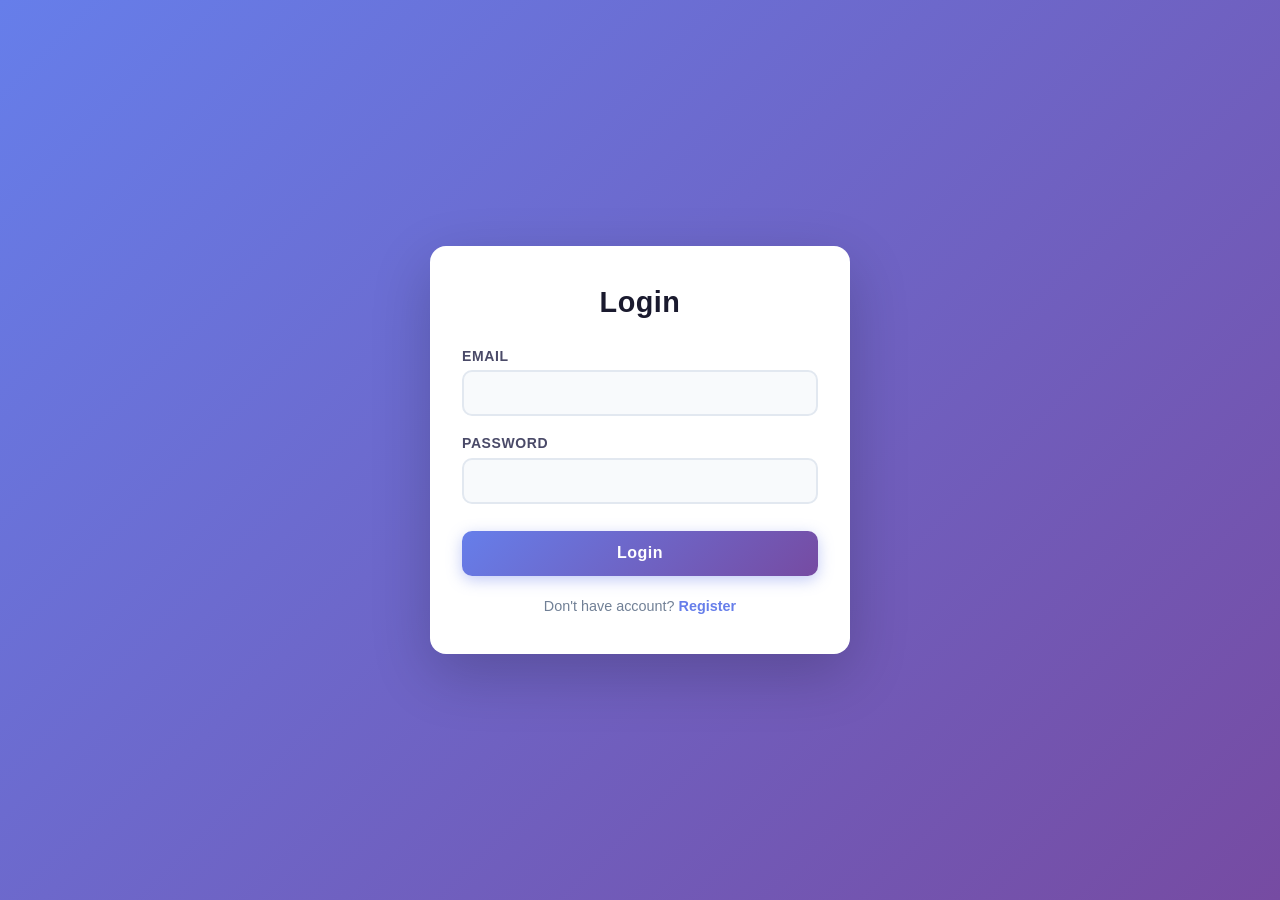
<file: frontend/dashboard.html>
<!DOCTYPE html>
<html lang="en">
<head>
    <meta charset="UTF-8">
    <meta name="viewport" content="width=device-width, initial-scale=1.0">
    <title>Dashboard</title>
    <link rel="stylesheet" href="css/dashboard.css">
</head>
<body>

<nav class="navbar">
    <h2>⚡ Team Task Manager</h2>
    <div class="nav-links">
        <a href="projects.html">Projects</a>
        <a href="tasks.html">Tasks</a>
        <a href="members.html">Members</a>
        <a href="profile.html">Profile</a>
        <button onclick="logout()">Logout</button>
    </div>
    <button class="hamburger" onclick="toggleMenu()">☰</button>
</nav>

<section class="dashboard">

    <div class="welcome-banner">
        <div>
            <h1 id="welcomeMsg">Welcome 👋</h1>
            <p id="welcomeSub">Here's your task overview for today.</p>
        </div>
        <span class="date" id="todayDate"></span>
    </div>

    <h2 class="section-title">Overview</h2>
    <div class="cards">
        <div class="card">
            <div class="card-icon" style="background:#ede9fe;">📁</div>
            <div class="card-info">
                <h3>Total Projects</h3>
                <p id="totalProjects">0</p>
            </div>
        </div>
        <div class="card">
            <div class="card-icon" style="background:#dbeafe;">📋</div>
            <div class="card-info">
                <h3>Total Tasks</h3>
                <p id="totalTasks">0</p>
            </div>
        </div>
        <div class="card">
            <div class="card-icon" style="background:#fef9c3;">⏳</div>
            <div class="card-info">
                <h3>Pending</h3>
                <p id="pendingTasks">0</p>
            </div>
        </div>
        <div class="card">
            <div class="card-icon" style="background:#dcfce7;">🔄</div>
            <div class="card-info">
                <h3>In Progress</h3>
                <p id="inProgressTasks">0</p>
            </div>
        </div>
        <div class="card">
            <div class="card-icon" style="background:#d1fae5;">✅</div>
            <div class="card-info">
                <h3>Completed</h3>
                <p id="completedTasks">0</p>
            </div>
        </div>
        <div class="card overdue">
            <div class="card-icon" style="background:#fee2e2;">🔥</div>
            <div class="card-info">
                <h3>Overdue</h3>
                <p id="overdueTasks">0</p>
            </div>
        </div>
    </div>

</section>

<script src="js/config.js"></script>
<script src="js/utils.js"></script>
<script src="js/api.js"></script>
<script src="js/logout.js"></script>
<script src="js/dashboard.js"></script>
<script>
    function toggleMenu() {
        document.querySelector('.nav-links').classList.toggle('open');
    }

    const date = new Date();
    document.getElementById('todayDate').textContent = date.toLocaleDateString('en-IN', {
        weekday: 'long', year: 'numeric', month: 'long', day: 'numeric'
    });
</script>

</body>
</html>
</file>
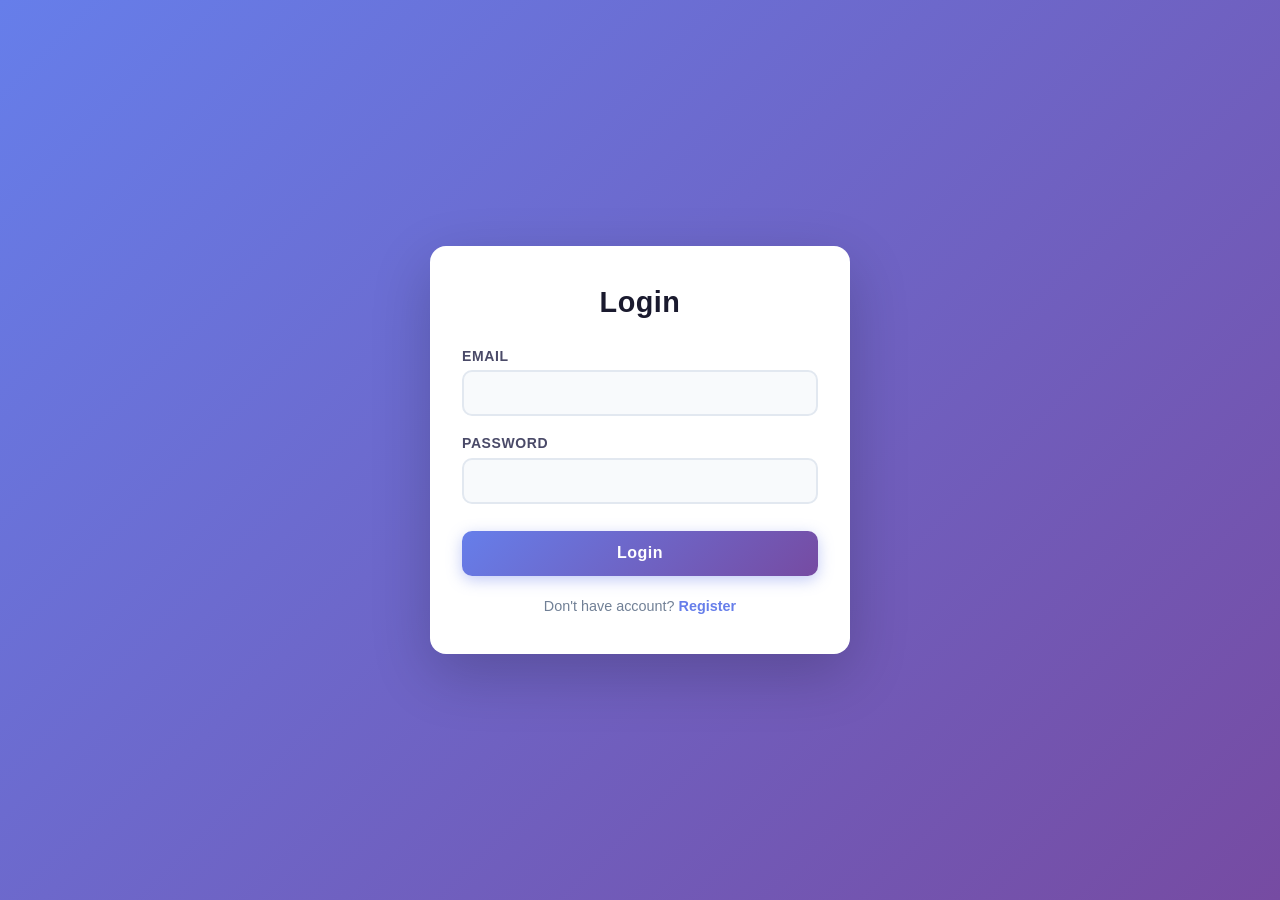
<file: frontend/login.html>
<!DOCTYPE html>
<html lang="en">
<head>
    <meta charset="UTF-8">
    <meta name="viewport" content="width=device-width, initial-scale=1.0">
    <title>Login</title>

    <link rel="stylesheet" href="css/login.css">
</head>
<body>

<div class="auth-container">

    <div class="auth-box">
        <h2>Login</h2>

        <form onsubmit="loginUser(event)">

            <div class="form-group">
                <label>Email</label>
                <input
                    type="email"
                    id="email"
                    required
                >
            </div>

            <div class="form-group">
                <label>Password</label>
                <input
                    type="password"
                    id="password"
                    required
                >
            </div>

            <button type="submit">
                Login
            </button>

        </form>

        <p>
            Don't have account?
            <a href="register.html">Register</a>
        </p>
    </div>

</div>

<script src="js/config.js"></script>
<script src="js/utils.js"></script>
<script src="js/api.js"></script>
<script src="js/auth.js"></script>

</body>
</html>
</file>
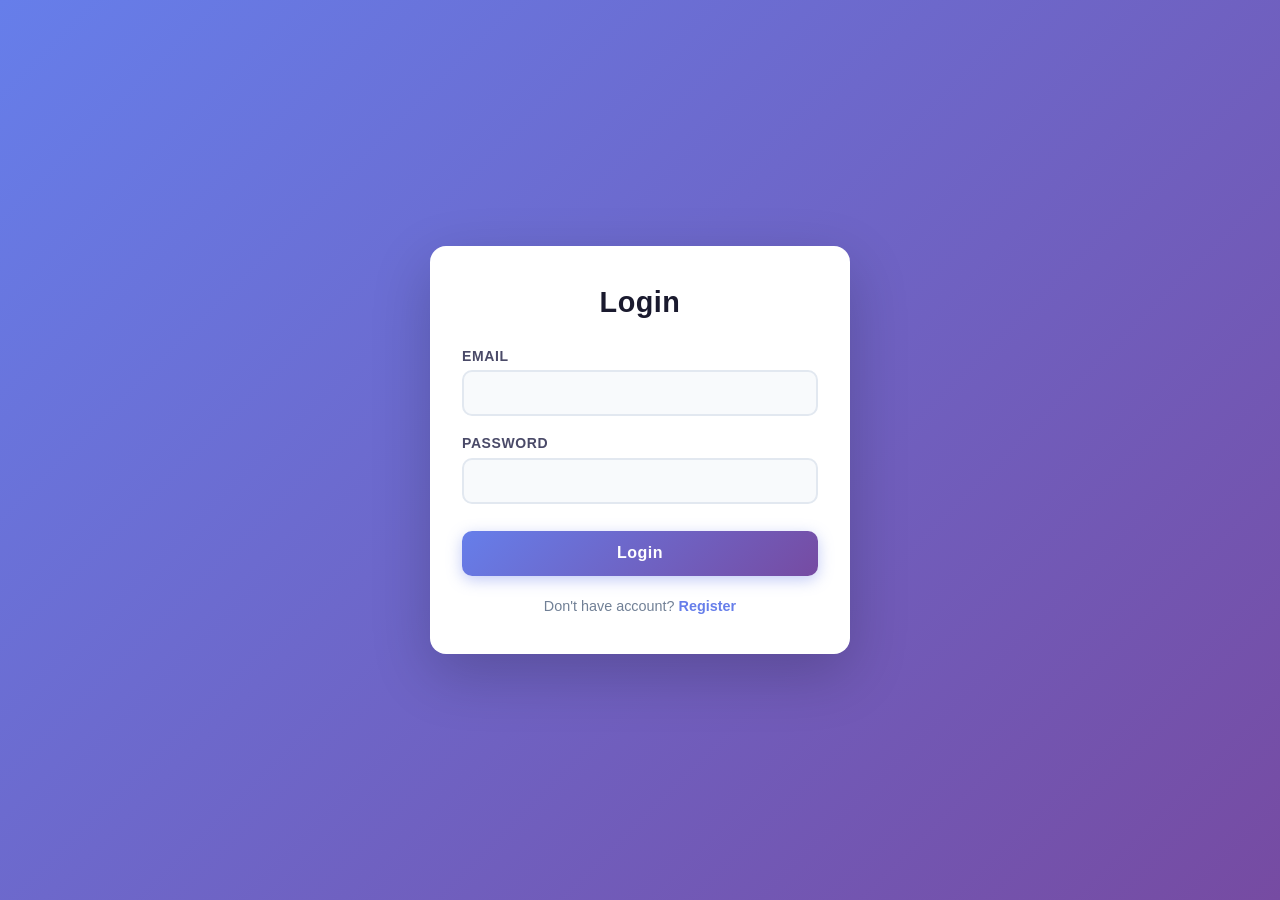
<file: frontend/member-report.html>
<!DOCTYPE html>
<html lang="en">
<head>
    <meta charset="UTF-8">
    <meta name="viewport" content="width=device-width, initial-scale=1.0">
    <title>Member Report</title>
<link rel="stylesheet" href="css/member-report.css">
</head>
<body>

<nav class="navbar">
    <h2>Team Task Manager</h2>

    <div>
        <a href="dashboard.html">Dashboard</a>
        <a href="projects.html">Projects</a>
        <a href="tasks.html">Tasks</a>
        <a href="members.html">Members</a>
        <a href="profile.html">Profile</a>
        <button onclick="logout()">Logout</button>
    </div>
</nav>

<section style="padding:40px">

    <div class="card" style="
        padding:30px;
        border-radius:20px;
        background:white;
        box-shadow:0 10px 25px rgba(0,0,0,.08);
        margin-bottom:30px;
    ">
        <h1 id="name">Loading...</h1>
        <p id="email"></p>

        <br>

        <span id="role" style="
            background:#2563eb;
            color:white;
            padding:8px 18px;
            border-radius:30px;
            font-weight:600;
        ">
        </span>

        <span id="badge" style="
            margin-left:15px;
            background:#16a34a;
            color:white;
            padding:8px 18px;
            border-radius:30px;
            font-weight:600;
        ">
        </span>
    </div>

    <div class="stats-grid">

        <div class="stat-card">
            <h3>Projects</h3>
            <h1 id="projects">0</h1>
        </div>

        <div class="stat-card">
            <h3>Assigned</h3>
            <h1 id="assigned">0</h1>
        </div>

        <div class="stat-card">
            <h3>Completed</h3>
            <h1 id="completed">0</h1>
        </div>

        <div class="stat-card">
            <h3>Pending</h3>
            <h1 id="pending">0</h1>
        </div>

        <div class="stat-card">
            <h3>In Progress</h3>
            <h1 id="progress">0</h1>
        </div>

        <div class="stat-card">
            <h3>Overdue</h3>
            <h1 id="overdue">0</h1>
        </div>

    </div>

    <div class="card" style="
        margin-top:30px;
        padding:30px;
        background:white;
        border-radius:20px;
        box-shadow:0 10px 25px rgba(0,0,0,.08);
    ">
        <h2>Completion Rate</h2>
        <br>

        <div style="
            width:100%;
            height:25px;
            background:#eee;
            border-radius:30px;
            overflow:hidden;
        ">
            <div id="progressBar" style="
                width:0%;
                height:100%;
                background:linear-gradient(90deg,#2563eb,#16a34a);
            "></div>
        </div>

        <br>

        <h2 id="rate">0%</h2>
        <br>

        <h2>
            Efficiency Score:
            <span id="efficiency">0</span>/100
        </h2>
    </div>

</section>

<script src="js/config.js"></script>
<script src="js/utils.js"></script>
<script src="js/api.js"></script>
<script src="js/logout.js"></script>
<script src="js/member-report.js"></script>

</body>
</html>
</file>
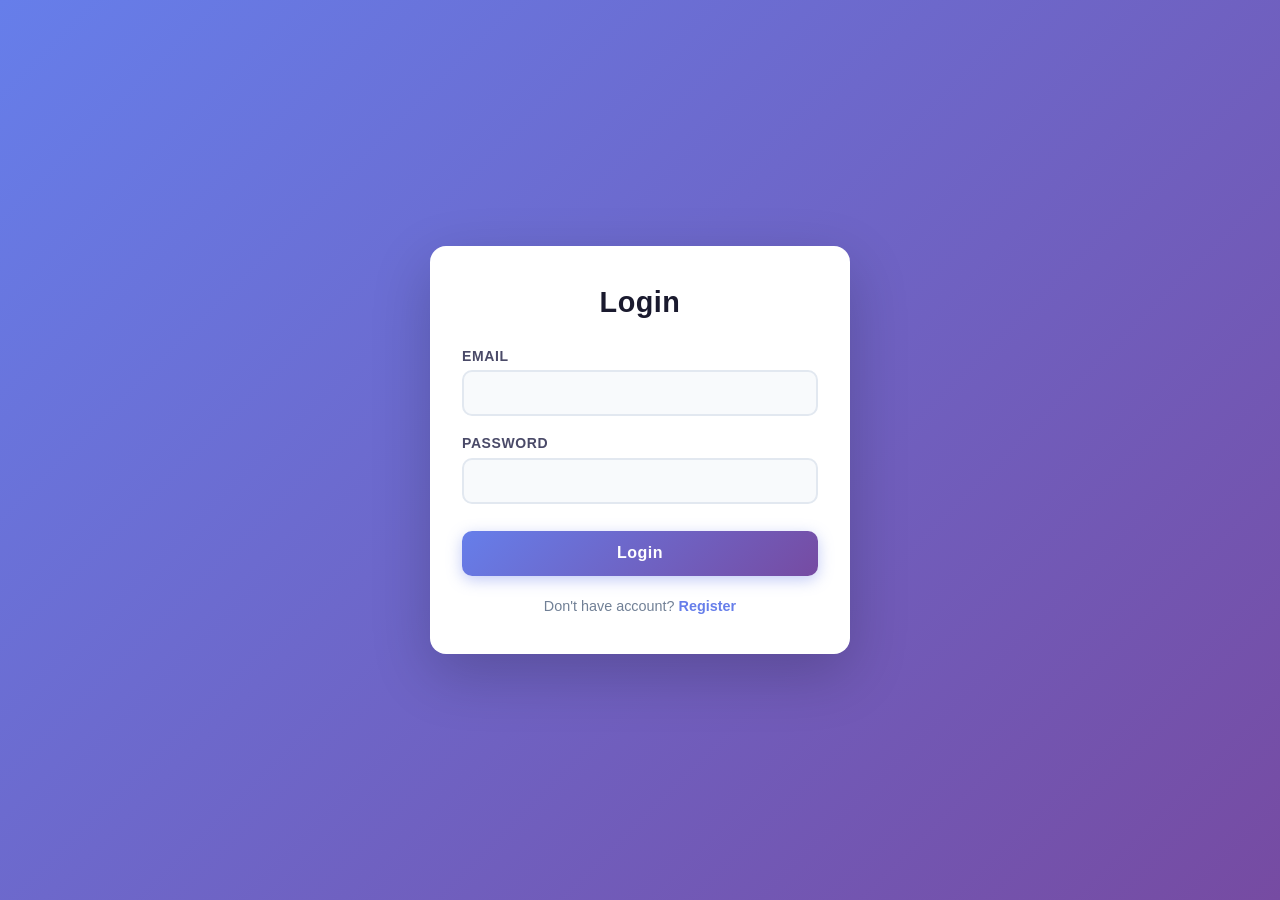
<file: frontend/members.html>
<!DOCTYPE html>
<html lang="en">
<head>
    <meta charset="UTF-8">
    <meta name="viewport" content="width=device-width, initial-scale=1.0">
    <title>Team Members</title>
    <link rel="stylesheet" href="css/members.css">

</head>
<body>

<nav class="navbar">
    <h2>Team Task Manager</h2>

    <div>
        <a href="dashboard.html">Dashboard</a>
        <a href="projects.html">Projects</a>
        <a href="tasks.html">Tasks</a>
        <a href="profile.html">Profile</a>
        <button onclick="logout()">Logout</button>
    </div>
</nav>

<section class="project-page">

    <div class="top-bar">
        <h1>Team Management</h1>
    </div>

    <div class="modal-box" style="max-width:700px;margin:auto;">
        <form onsubmit="addMember(event)">

            <select id="projectSelect" required>
                <option value="">Select Project</option>
            </select>

            <select id="userSelect" required>
                <option value="">Select Member</option>
            </select>

            <button type="submit">
                Add Member
            </button>
        </form>

        <button
            style="margin-top:10px"
            onclick="loadProjectMembers()"
        >
            View Members
        </button>

        <div id="memberList" style="margin-top:30px;"></div>

        <hr style="margin:40px 0;">

        <h2>All Users</h2>
        <br>

        <div id="allUsers" class="project-grid"></div>

    </div>

</section>

<script src="js/config.js"></script>
<script src="js/utils.js"></script>
<script src="js/api.js"></script>
<script src="js/logout.js"></script>
<script src="js/members.js"></script>

</body>
</html>
</file>
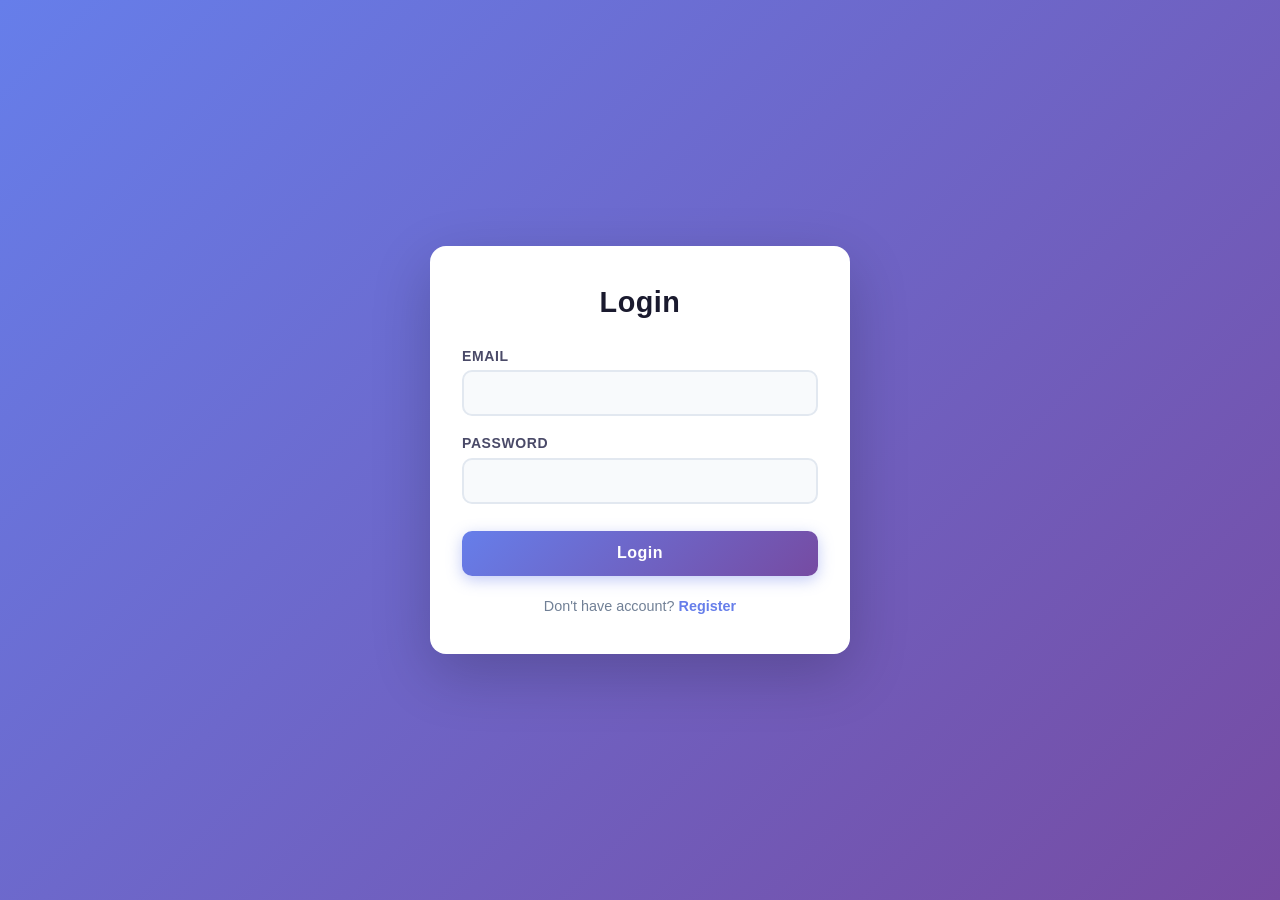
<file: frontend/profile.html>
<!DOCTYPE html>
<html lang="en">
<head>
    <meta charset="UTF-8">
    <meta name="viewport" content="width=device-width, initial-scale=1.0">
    <title>Profile</title>

<link rel="stylesheet" href="css/profile.css">
</head>
<body>

<nav class="navbar">
    <h2>Team Task Manager</h2>

    <div>
        <a href="dashboard.html">Dashboard</a>
        <a href="projects.html">Projects</a>
        <a href="tasks.html">Tasks</a>
        <a href="members.html">Members</a>
        <button onclick="logout()">Logout</button>
    </div>
</nav>

<section class="profile-section">
    <div class="profile-card">

        <div class="profile-avatar" id="avatarInitials">--</div>

        <h1>My Profile</h1>
        <div class="profile-divider"></div>

        <h2 id="name">-</h2>
        <p id="email">-</p>

        <div class="profile-role">
            <h3>Role:</h3>
            <span id="role">-</span>
        </div>

    </div>
</section>


<script src="js/config.js"></script>
<script src="js/utils.js"></script>
<script src="js/logout.js"></script>
<script src="js/profile.js"></script>

</body>
</html>
</file>
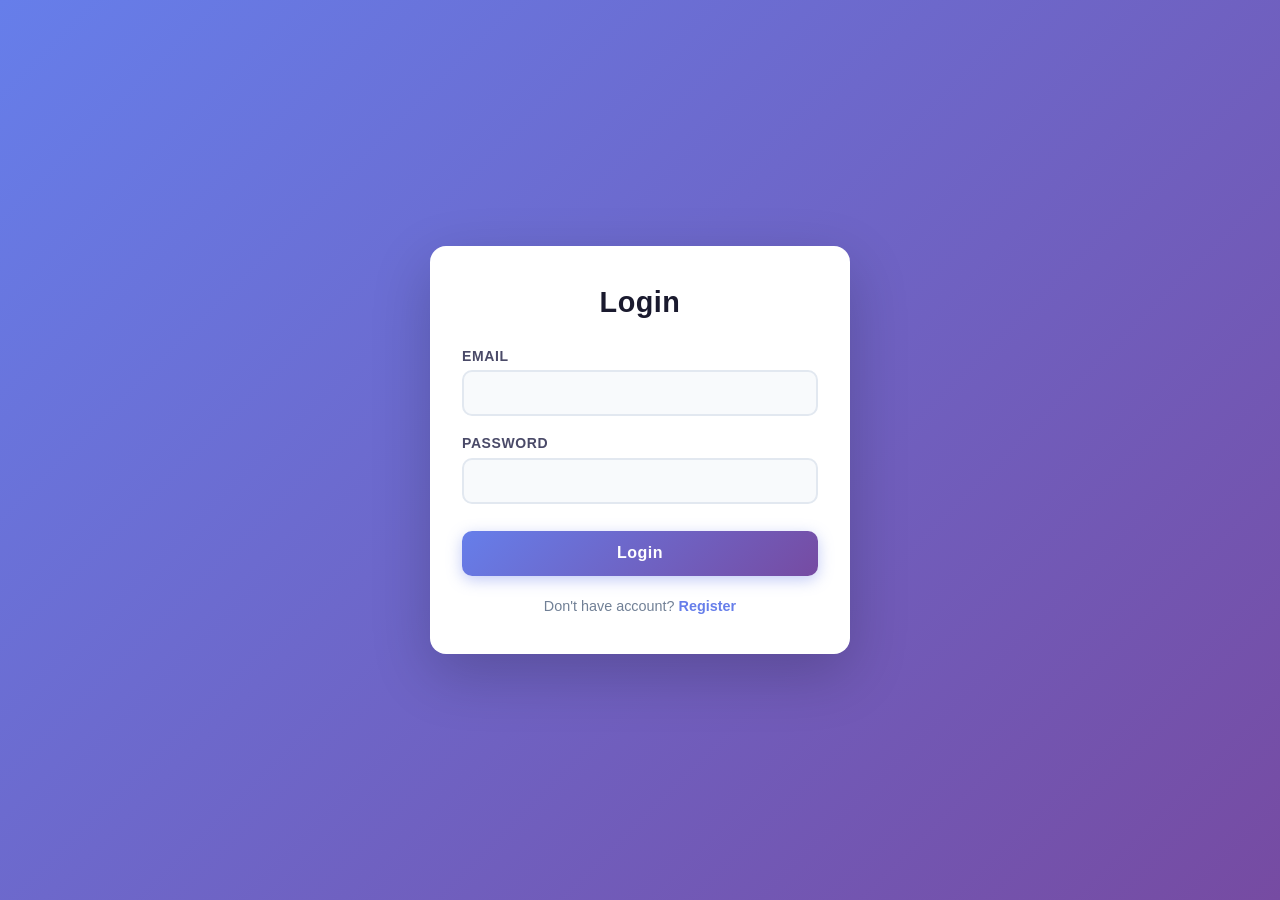
<file: frontend/projects.html>
<!DOCTYPE html>
<html lang="en">
<head>
    <meta charset="UTF-8">
    <meta name="viewport" content="width=device-width, initial-scale=1.0">
    <title>Project Command Center</title>
    <link rel="stylesheet" href="css/project.css">
</head>
<body>

<nav class="navbar">
    <h2>Team Task Manager</h2>

    <div>
        <a href="dashboard.html">Dashboard</a>
        <a href="tasks.html">Tasks</a>
        <a href="members.html">Members</a>
        <a href="profile.html">Profile</a>
        <button onclick="logout()">Logout</button>
    </div>
</nav>

<section class="project-layout">

    <!-- Left Panel -->
    <aside id="projectPanel" class="project-panel">
        <h2>Create Project</h2>

        <form onsubmit="createProject(event)">

    <input type="text"
           id="name"
           placeholder="Project Name"
           required>

    <textarea id="description"
              placeholder="Description"></textarea>

    <select id="priority" required>
        <option value="" disabled selected>Select Priority</option>
        <option value="LOW">LOW</option>
        <option value="MEDIUM">MEDIUM</option>
        <option value="HIGH">HIGH</option>
    </select>

    <select id="riskLevel" required>
        <option value="" disabled selected>Select Risk Level</option>
        <option value="LOW">LOW RISK</option>
        <option value="MEDIUM">MEDIUM RISK</option>
        <option value="HIGH">HIGH RISK</option>
    </select>

    <input type="number"
           id="expectedTeamSize"
           placeholder="Expected Team Size">

    <input type="number"
           id="budget"
           placeholder="Budget">

    <input type="date" id="startDate">
    <input type="date" id="deadline">

    <textarea id="notes"
              placeholder="Notes"></textarea>

    <button type="submit">
        Create Project
    </button>

</form>

    </aside>

    <!-- Right Content -->
    <main>

        <div class="stats-grid">
            <div class="stat-card">
                <h3>Total Projects</h3>
                <h1 id="totalProjects">0</h1>
            </div>

            <div class="stat-card">
                <h3>Planning</h3>
                <h1 id="planningProjects">0</h1>
            </div>

            <div class="stat-card">
                <h3>Active</h3>
                <h1 id="activeProjects">0</h1>
            </div>

            <div class="stat-card">
                <h3>Completed</h3>
                <h1 id="completedProjects">0</h1>
            </div>
        </div>

        <div id="projectList" class="project-grid"></div>

    </main>

</section>

<script src="js/config.js"></script>
<script src="js/utils.js"></script>
<script src="js/api.js"></script>
<script src="js/logout.js"></script>
<script src="js/projects.js"></script>

</body>
</html>
</file>
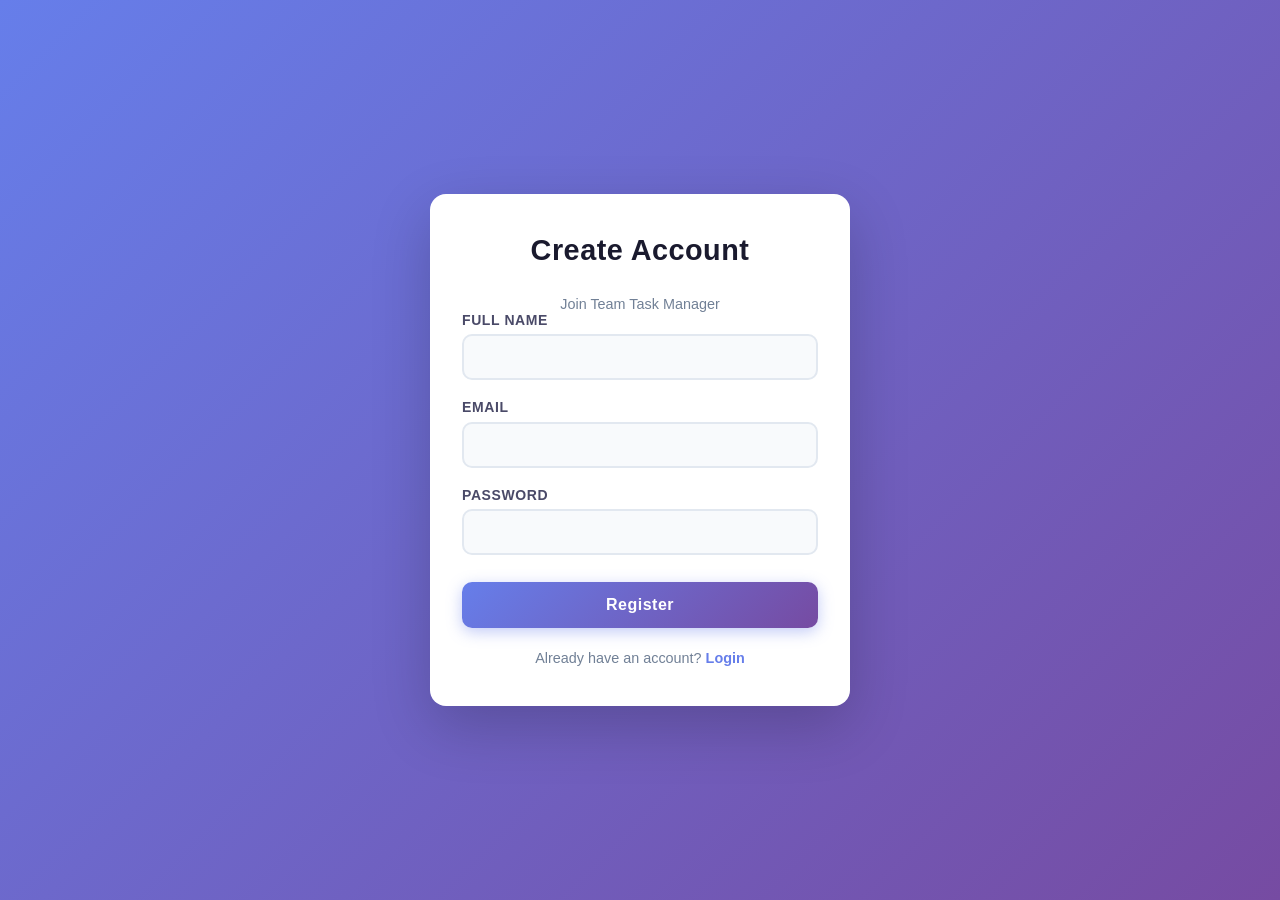
<file: frontend/register.html>
<!DOCTYPE html>
<html lang="en">
<head>
    <meta charset="UTF-8">
    <meta name="viewport" content="width=device-width, initial-scale=1.0">
    <title>Register | Team Task Manager</title>
    <link rel="stylesheet" href="css/login.css">
</head>
<body>

<div class="auth-container">
    <div class="auth-box">
        <h2>Create Account</h2>
        <p class="subtitle">Join Team Task Manager</p>

        <form onsubmit="registerUser(event)">
            <div class="form-group">
                <label>Full Name</label>
                <input type="text" id="name" required>
            </div>

            <div class="form-group">
                <label>Email</label>
                <input type="email" id="email" required>
            </div>

            <div class="form-group">
                <label>Password</label>
                <input type="password" id="password" required>
            </div>

            <button type="submit">Register</button>
        </form>

        <p class="switch-page">
            Already have an account?
            <a href="login.html">Login</a>
        </p>
    </div>
</div>

<script src="js/config.js"></script>
<script src="js/utils.js"></script>
<script src="js/api.js"></script>
<script src="js/auth.js"></script>

</body>
</html>
</file>
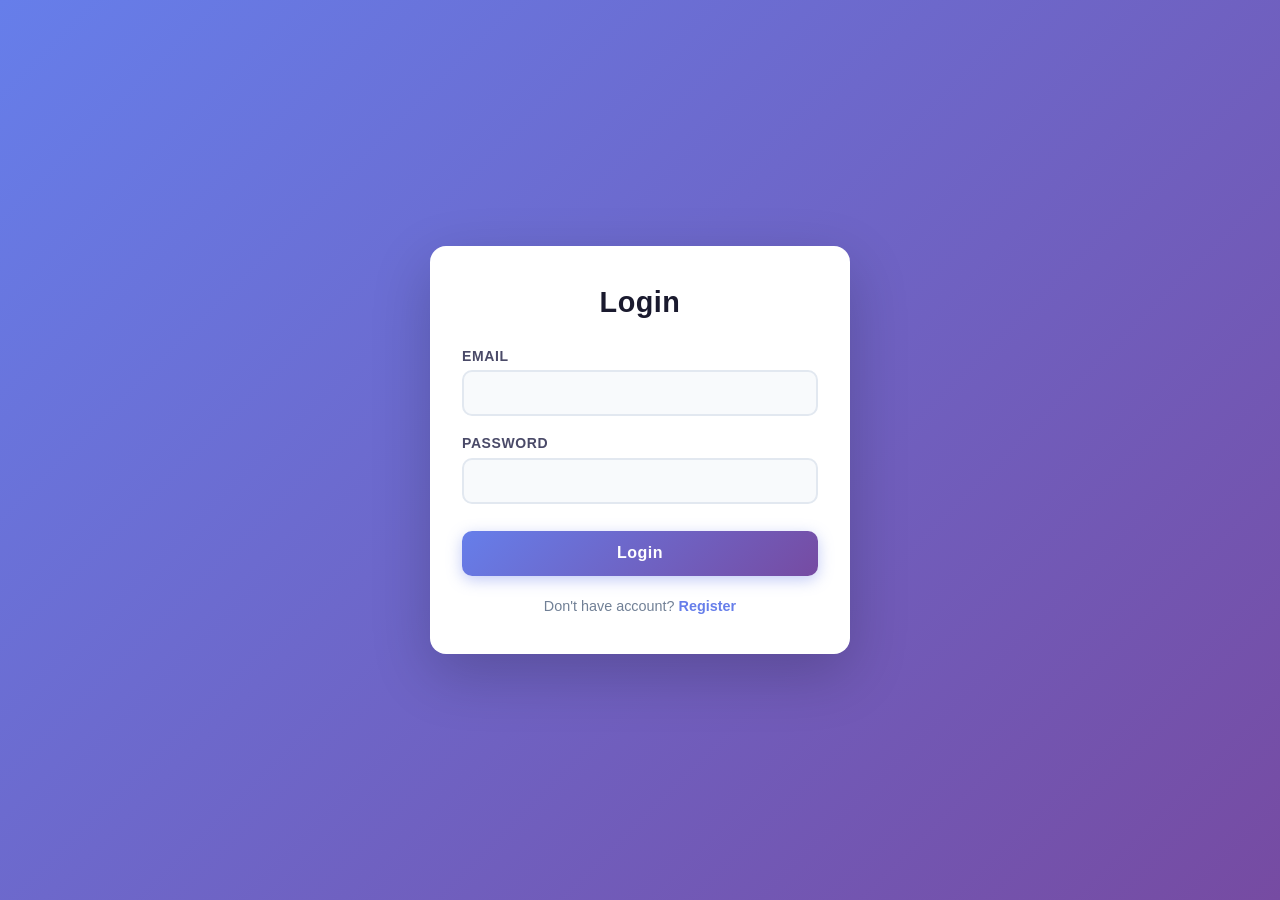
<file: frontend/tasks.html>
<!DOCTYPE html>
<html lang="en">
<head>
    <meta charset="UTF-8">
    <meta name="viewport" content="width=device-width, initial-scale=1.0">
    <title>Task Management</title>
    <link rel="stylesheet" href="css/task.css">
</head>
<body>

<nav class="navbar">
    <h2>Team Task Manager</h2>

    <div>
        <a href="dashboard.html">Dashboard</a>
        <a href="projects.html">Projects</a>
        <a href="members.html">Members</a>
        <a href="profile.html">Profile</a>
        <button onclick="logout()">Logout</button>
    </div>
</nav>

<section class="task-layout">

    <!-- Left Admin Panel -->
    <div id="adminPanel" class="admin-panel">
        <h2>Assign Task</h2>

        <form onsubmit="createTask(event)">
            <input id="title" type="text" placeholder="Task title" required>

            <textarea id="description" placeholder="Description"></textarea>

            <select id="projectId" required></select>

            <select id="assignedUserId" required></select>

            <select id="category" required>
                <option value="">Select Category</option>
                <option value="FRONTEND">Frontend</option>
                <option value="BACKEND">Backend</option>
                <option value="DATABASE">Database</option>
                <option value="TESTING">Testing</option>
                <option value="DESIGN">Design</option>
                <option value="DEVOPS">DevOps</option>
                <option value="DOCUMENTATION">Documentation</option>
            </select>

            <select id="priority">
                <option value="LOW">LOW</option>
                <option value="MEDIUM">MEDIUM</option>
                <option value="HIGH">HIGH</option>
            </select>

            <input id="estimatedHours" type="number" placeholder="Estimated hours">

            <input id="dueDate" type="date">

            <textarea id="notes" placeholder="Notes / instructions"></textarea>

            <button type="submit">Assign Task</button>
        </form>
    </div>

    <!-- Right Content -->
    <div class="task-right">

        <div class="stats-grid">
            <div class="stat-card">
                <h3>Total</h3>
                <h1 id="totalCount">0</h1>
            </div>

            <div class="stat-card">
                <h3>Pending</h3>
                <h1 id="pendingCount">0</h1>
            </div>

            <div class="stat-card">
                <h3>In Progress</h3>
                <h1 id="progressCount">0</h1>
            </div>

            <div class="stat-card">
                <h3>Completed</h3>
                <h1 id="completedCount">0</h1>
            </div>
        </div>

        <div id="taskList" class="task-grid"></div>

    </div>

</section>

<script src="js/config.js"></script>
<script src="js/utils.js"></script>
<script src="js/api.js"></script>
<script src="js/logout.js"></script>
<script src="js/tasks.js"></script>

</body>
</html>
</file>
<file: frontend/css/dashboard.css>
*, *::before, *::after {
  box-sizing: border-box;
  margin: 0;
  padding: 0;
}

body {
  font-family: 'Segoe UI', Tahoma, Geneva, Verdana, sans-serif;
  background: #f1f5f9;
  color: #1e293b;
  min-height: 100vh;
}

/* ── Navbar ── */
.navbar {
  display: flex;
  align-items: center;
  justify-content: space-between;
  padding: 0 2rem;
  height: 64px;
  background: linear-gradient(135deg, #667eea, #764ba2);
  box-shadow: 0 2px 12px rgba(102, 126, 234, 0.35);
  position: sticky;
  top: 0;
  z-index: 100;
}

.navbar h2 {
  color: #fff;
  font-size: 1.2rem;
  font-weight: 700;
  letter-spacing: 0.5px;
}

.nav-links {
  display: flex;
  align-items: center;
  gap: 0.3rem;
}

.nav-links a {
  color: rgba(255,255,255,0.85);
  text-decoration: none;
  font-size: 0.9rem;
  font-weight: 500;
  padding: 0.4rem 0.85rem;
  border-radius: 8px;
  transition: background 0.2s;
}

.nav-links a:hover {
  background: rgba(255,255,255,0.18);
  color: #fff;
}

.navbar button,
.nav-links button {
  background: rgba(255,255,255,0.15);
  color: #fff;
  border: 1px solid rgba(255,255,255,0.3);
  padding: 0.4rem 1rem;
  border-radius: 8px;
  font-size: 0.875rem;
  font-weight: 600;
  cursor: pointer;
  transition: background 0.2s;
  margin-left: 0.4rem;
}

.navbar button:hover,
.nav-links button:hover {
  background: rgba(255,255,255,0.28);
}

.hamburger {
  display: none;
  font-size: 1.4rem;
  background: transparent !important;
  border: none !important;
  margin-left: 0 !important;
  color: #fff;
  cursor: pointer;
}

/* ── Dashboard ── */
.dashboard {
  max-width: 1100px;
  margin: 0 auto;
  padding: 2rem 1.5rem 4rem;
}

/* ── Welcome Banner ── */
.welcome-banner {
  display: flex;
  align-items: center;
  justify-content: space-between;
  flex-wrap: wrap;
  gap: 1rem;
  background: linear-gradient(135deg, #667eea, #764ba2);
  color: #fff;
  padding: 1.8rem 2rem;
  border-radius: 16px;
  margin-bottom: 2rem;
  box-shadow: 0 6px 24px rgba(102, 126, 234, 0.28);
}

.welcome-banner h1 {
  font-size: 1.5rem;
  font-weight: 700;
  margin-bottom: 0.3rem;
}

.welcome-banner p {
  font-size: 0.88rem;
  opacity: 0.85;
}

.welcome-banner .date {
  font-size: 0.82rem;
  background: rgba(255,255,255,0.18);
  padding: 0.45rem 1.1rem;
  border-radius: 20px;
  font-weight: 500;
  white-space: nowrap;
}

/* ── Section Title ── */
.section-title {
  font-size: 0.78rem;
  font-weight: 700;
  color: #64748b;
  text-transform: uppercase;
  letter-spacing: 1px;
  margin-bottom: 1rem;
}

/* ── Stat Cards ── */
.cards {
  display: grid;
  grid-template-columns: repeat(auto-fill, minmax(165px, 1fr));
  gap: 1rem;
}

.card {
  background: #fff;
  border-radius: 14px;
  padding: 1.3rem 1.2rem;
  display: flex;
  align-items: center;
  gap: 1rem;
  box-shadow: 0 1px 8px rgba(0,0,0,0.07);
  border-left: 4px solid #667eea;
  transition: transform 0.2s, box-shadow 0.2s;
}

.card:hover {
  transform: translateY(-3px);
  box-shadow: 0 6px 18px rgba(0,0,0,0.1);
}

.card.overdue {
  border-left-color: #ef4444;
}

.card-icon {
  font-size: 1.4rem;
  width: 44px;
  height: 44px;
  border-radius: 12px;
  display: flex;
  align-items: center;
  justify-content: center;
  flex-shrink: 0;
}

.card-info h3 {
  font-size: 0.7rem;
  font-weight: 600;
  color: #94a3b8;
  text-transform: uppercase;
  letter-spacing: 0.5px;
  margin-bottom: 0.25rem;
}

.card-info p {
  font-size: 2rem;
  font-weight: 800;
  color: #1e293b;
  line-height: 1;
}

.card.overdue .card-info p {
  color: #ef4444;
}

/* ── Responsive ── */
@media (max-width: 768px) {
  .hamburger { display: flex !important; }

  .nav-links {
    display: none;
    flex-direction: column;
    align-items: flex-start;
    position: absolute;
    top: 64px;
    left: 0;
    right: 0;
    background: linear-gradient(135deg, #667eea, #764ba2);
    padding: 1rem 1.5rem;
    gap: 0.5rem;
    box-shadow: 0 8px 20px rgba(0,0,0,0.15);
  }

  .nav-links.open { display: flex; }

  .nav-links a,
  .nav-links button {
    width: 100%;
    padding: 0.6rem 1rem;
    margin-left: 0;
  }

  .cards {
    grid-template-columns: repeat(2, 1fr);
  }

  .welcome-banner h1 { font-size: 1.2rem; }
}

@media (max-width: 420px) {
  .cards { grid-template-columns: 1fr; }
}
</file>
<file: frontend/css/login.css>
/* login.css */

*, *::before, *::after {
  box-sizing: border-box;
  margin: 0;
  padding: 0;
}

body {
  font-family: 'Segoe UI', Tahoma, Geneva, Verdana, sans-serif;
  background: linear-gradient(135deg, #667eea 0%, #764ba2 100%);
  min-height: 100vh;
  display: flex;
  align-items: center;
  justify-content: center;
  padding: 1rem;
}

/* ── Container ── */
.auth-container {
  width: 100%;
  display: flex;
  align-items: center;
  justify-content: center;
}

/* ── Card ── */
.auth-box {
  background: #ffffff;
  border-radius: 16px;
  padding: 2.5rem 2rem;
  width: 100%;
  max-width: 420px;
  box-shadow: 0 20px 60px rgba(0, 0, 0, 0.2);
  animation: fadeInUp 0.4s ease both;
}

.auth-box h2 {
  text-align: center;
  font-size: 1.8rem;
  font-weight: 700;
  color: #1a1a2e;
  margin-bottom: 1.8rem;
  letter-spacing: 0.5px;
}

/* ── Form Groups ── */
.form-group {
  display: flex;
  flex-direction: column;
  gap: 0.4rem;
  margin-bottom: 1.2rem;
}

.form-group label {
  font-size: 0.875rem;
  font-weight: 600;
  color: #4a4a68;
  text-transform: uppercase;
  letter-spacing: 0.6px;
}

.form-group input {
  padding: 0.75rem 1rem;
  border: 2px solid #e2e8f0;
  border-radius: 10px;
  font-size: 1rem;
  color: #1a1a2e;
  background: #f8fafc;
  transition: border-color 0.25s ease, box-shadow 0.25s ease, background 0.25s ease;
  outline: none;
  width: 100%;
}

.form-group input:focus {
  border-color: #667eea;
  background: #ffffff;
  box-shadow: 0 0 0 4px rgba(102, 126, 234, 0.15);
}

.form-group input::placeholder {
  color: #a0aec0;
}

/* ── Submit Button ── */
button[type="submit"] {
  width: 100%;
  padding: 0.85rem;
  margin-top: 0.5rem;
  background: linear-gradient(135deg, #667eea, #764ba2);
  color: #fff;
  font-size: 1rem;
  font-weight: 700;
  letter-spacing: 0.5px;
  border: none;
  border-radius: 10px;
  cursor: pointer;
  transition: opacity 0.2s ease, transform 0.2s ease, box-shadow 0.2s ease;
  box-shadow: 0 4px 15px rgba(102, 126, 234, 0.4);
}

button[type="submit"]:hover {
  opacity: 0.92;
  transform: translateY(-2px);
  box-shadow: 0 6px 20px rgba(102, 126, 234, 0.5);
}

button[type="submit"]:active {
  transform: translateY(0);
  opacity: 1;
}

/* ── Footer Link ── */
.auth-box > p {
  text-align: center;
  margin-top: 1.4rem;
  font-size: 0.9rem;
  color: #718096;
}

.auth-box > p a {
  color: #667eea;
  font-weight: 600;
  text-decoration: none;
  transition: color 0.2s ease;
}

.auth-box > p a:hover {
  color: #764ba2;
  text-decoration: underline;
}

/* ── Animation ── */
@keyframes fadeInUp {
  from {
    opacity: 0;
    transform: translateY(24px);
  }
  to {
    opacity: 1;
    transform: translateY(0);
  }
}

/* ── Responsive ── */
@media (max-width: 480px) {
  .auth-box {
    padding: 2rem 1.25rem;
    border-radius: 12px;
  }

  .auth-box h2 {
    font-size: 1.5rem;
  }

  button[type="submit"] {
    font-size: 0.95rem;
  }
}
</file>
<file: frontend/css/member-report.css>
/* member-report.css */

*, *::before, *::after {
  box-sizing: border-box;
  margin: 0;
  padding: 0;
}

body {
  font-family: 'Segoe UI', Tahoma, Geneva, Verdana, sans-serif;
  background: #f1f5f9;
  color: #1e293b;
  min-height: 100vh;
}

/* ── Navbar ── */
.navbar {
  display: flex;
  align-items: center;
  justify-content: space-between;
  padding: 0 2rem;
  height: 64px;
  background: linear-gradient(135deg, #667eea, #764ba2);
  box-shadow: 0 2px 12px rgba(102, 126, 234, 0.35);
  position: sticky;
  top: 0;
  z-index: 100;
}

.navbar h2 {
  color: #fff;
  font-size: 1.2rem;
  font-weight: 700;
  letter-spacing: 0.5px;
}

.navbar div {
  display: flex;
  align-items: center;
  gap: 0.3rem;
}

.navbar a {
  color: rgba(255,255,255,0.85);
  text-decoration: none;
  font-size: 0.9rem;
  font-weight: 500;
  padding: 0.4rem 0.85rem;
  border-radius: 8px;
  transition: background 0.2s;
}

.navbar a:hover {
  background: rgba(255,255,255,0.18);
  color: #fff;
}

.navbar div button {
  background: rgba(255,255,255,0.15);
  color: #fff;
  border: 1px solid rgba(255,255,255,0.3);
  padding: 0.4rem 1rem;
  border-radius: 8px;
  font-size: 0.875rem;
  font-weight: 600;
  cursor: pointer;
  transition: background 0.2s;
  margin-left: 0.4rem;
}

.navbar div button:hover {
  background: rgba(255,255,255,0.28);
}

/* ── Page Wrapper ── */
section {
  max-width: 1000px;
  margin: 0 auto;
  padding: 2rem 1.5rem 4rem;
}

/* ── Card ── */
.card {
  background: #fff;
  border-radius: 16px;
  padding: 2rem;
  box-shadow: 0 4px 20px rgba(0, 0, 0, 0.07);
  margin-bottom: 1.5rem;
}

/* ── Profile Card ── */
.card #name {
  font-size: 1.8rem;
  font-weight: 800;
  color: #1e293b;
  margin-bottom: 0.3rem;
}

.card #email {
  font-size: 0.9rem;
  color: #64748b;
  margin-bottom: 1.2rem;
}

/* ── Badges ── */
#role,
#badge {
  display: inline-block;
  padding: 0.35rem 1rem;
  border-radius: 30px;
  font-size: 0.8rem;
  font-weight: 700;
  letter-spacing: 0.4px;
  text-transform: uppercase;
}

#role {
  background: #dbeafe;
  color: #2563eb;
}

#badge {
  background: #dcfce7;
  color: #16a34a;
  margin-left: 0.6rem;
}

/* ── Stats Grid ── */
.stats-grid {
  display: grid;
  grid-template-columns: repeat(3, 1fr);
  gap: 1rem;
  margin-bottom: 1.5rem;
}

.stat-card {
  background: #fff;
  border-radius: 14px;
  padding: 1.3rem 1.2rem;
  text-align: center;
  box-shadow: 0 1px 8px rgba(0, 0, 0, 0.07);
  border-top: 4px solid #667eea;
  transition: transform 0.2s, box-shadow 0.2s;
}

.stat-card:nth-child(2) { border-top-color: #a855f7; }
.stat-card:nth-child(3) { border-top-color: #22c55e; }
.stat-card:nth-child(4) { border-top-color: #f59e0b; }
.stat-card:nth-child(5) { border-top-color: #3b82f6; }
.stat-card:nth-child(6) { border-top-color: #ef4444; }

.stat-card:hover {
  transform: translateY(-3px);
  box-shadow: 0 6px 18px rgba(0, 0, 0, 0.1);
}

.stat-card h3 {
  font-size: 0.7rem;
  font-weight: 600;
  color: #94a3b8;
  text-transform: uppercase;
  letter-spacing: 0.6px;
  margin-bottom: 0.5rem;
}

.stat-card h1 {
  font-size: 2.2rem;
  font-weight: 800;
  color: #1e293b;
  line-height: 1;
}

/* ── Completion Rate Card ── */
.card h2 {
  font-size: 1rem;
  font-weight: 700;
  color: #475569;
  margin-bottom: 1rem;
}

/* Progress Bar Track */
.progress-track {
  width: 100%;
  height: 14px;
  background: #e2e8f0;
  border-radius: 30px;
  overflow: hidden;
  margin-bottom: 1rem;
}

#progressBar {
  height: 100%;
  width: 0%;
  background: linear-gradient(90deg, #667eea, #22c55e);
  border-radius: 30px;
  transition: width 0.6s ease;
}

#rate {
  font-size: 2rem;
  font-weight: 800;
  color: #667eea;
  margin-bottom: 0.8rem;
}

.card h2:last-child {
  font-size: 1rem;
  color: #475569;
  font-weight: 600;
}

.card h2:last-child span {
  color: #1e293b;
  font-weight: 800;
}

/* ── Responsive ── */
@media (max-width: 768px) {
  .navbar {
    padding: 0 1rem;
  }

  .navbar a {
    font-size: 0.75rem;
    padding: 0.3rem 0.5rem;
  }

  .stats-grid {
    grid-template-columns: repeat(2, 1fr);
  }

  .card #name {
    font-size: 1.4rem;
  }
}

@media (max-width: 480px) {
  .stats-grid {
    grid-template-columns: 1fr 1fr;
  }

  #role,
  #badge {
    display: block;
    margin: 0.3rem 0;
    text-align: center;
  }
}
</file>
<file: frontend/css/members.css>
/* members.css */

*, *::before, *::after {
  box-sizing: border-box;
  margin: 0;
  padding: 0;
}

body {
  font-family: 'Segoe UI', Tahoma, Geneva, Verdana, sans-serif;
  background: #f1f5f9;
  color: #1e293b;
  min-height: 100vh;
}

/* ── Navbar ── */
.navbar {
  display: flex;
  align-items: center;
  justify-content: space-between;
  padding: 0 2rem;
  height: 64px;
  background: linear-gradient(135deg, #667eea, #764ba2);
  box-shadow: 0 2px 12px rgba(102, 126, 234, 0.35);
  position: sticky;
  top: 0;
  z-index: 100;
}

.navbar h2 {
  color: #fff;
  font-size: 1.2rem;
  font-weight: 700;
  letter-spacing: 0.5px;
}

.navbar div {
  display: flex;
  align-items: center;
  gap: 0.3rem;
}

.navbar a {
  color: rgba(255,255,255,0.85);
  text-decoration: none;
  font-size: 0.9rem;
  font-weight: 500;
  padding: 0.4rem 0.85rem;
  border-radius: 8px;
  transition: background 0.2s;
}

.navbar a:hover {
  background: rgba(255,255,255,0.18);
  color: #fff;
}

.navbar div button {
  background: rgba(255,255,255,0.15);
  color: #fff;
  border: 1px solid rgba(255,255,255,0.3);
  padding: 0.4rem 1rem;
  border-radius: 8px;
  font-size: 0.875rem;
  font-weight: 600;
  cursor: pointer;
  transition: background 0.2s;
  margin-left: 0.4rem;
}

.navbar div button:hover {
  background: rgba(255,255,255,0.28);
}

/* ── Page Section ── */
.project-page {
  max-width: 1100px;
  margin: 0 auto;
  padding: 2rem 1.5rem 4rem;
}

/* ── Top Bar ── */
.top-bar {
  margin-bottom: 1.8rem;
}

.top-bar h1 {
  font-size: 1.6rem;
  font-weight: 800;
  color: #1e293b;
}

/* ── Modal Box ── */
.modal-box {
  background: #fff;
  border-radius: 16px;
  padding: 2rem;
  box-shadow: 0 2px 16px rgba(0, 0, 0, 0.08);
}

/* ── Form Row ── */
.modal-box form {
  display: flex;
  gap: 0.8rem;
  flex-wrap: wrap;
  align-items: center;
}

/* ── Selects ── */
.modal-box select {
  flex: 1;
  min-width: 180px;
  padding: 0.7rem 1rem;
  border: 2px solid #e2e8f0;
  border-radius: 10px;
  font-size: 0.9rem;
  font-family: inherit;
  color: #1e293b;
  background: #f8fafc;
  appearance: none;
  background-image: url("data:image/svg+xml,%3Csvg xmlns='http://www.w3.org/2000/svg' width='12' height='12' viewBox='0 0 12 12'%3E%3Cpath fill='%2394a3b8' d='M6 8L1 3h10z'/%3E%3C/svg%3E");
  background-repeat: no-repeat;
  background-position: right 0.9rem center;
  cursor: pointer;
  outline: none;
  transition: border-color 0.2s, box-shadow 0.2s;
}

.modal-box select:focus {
  border-color: #667eea;
  background-color: #fff;
  box-shadow: 0 0 0 4px rgba(102, 126, 234, 0.12);
}

/* ── Add Member Button ── */
.modal-box form button[type="submit"] {
  padding: 0.7rem 1.5rem;
  background: linear-gradient(135deg, #667eea, #764ba2);
  color: #fff;
  border: none;
  border-radius: 10px;
  font-size: 0.9rem;
  font-weight: 700;
  cursor: pointer;
  white-space: nowrap;
  box-shadow: 0 4px 12px rgba(102, 126, 234, 0.35);
  transition: opacity 0.2s, transform 0.2s;
}

.modal-box form button[type="submit"]:hover {
  opacity: 0.9;
  transform: translateY(-1px);
}

/* ── View Members Button ── */
.modal-box > button {
  display: inline-flex;
  align-items: center;
  gap: 0.4rem;
  margin-top: 0.9rem;
  padding: 0.6rem 1.2rem;
  background: #f1f5f9;
  color: #475569;
  border: 1.5px solid #e2e8f0;
  border-radius: 10px;
  font-size: 0.875rem;
  font-weight: 600;
  cursor: pointer;
  transition: background 0.2s, border-color 0.2s, color 0.2s;
}

.modal-box > button:hover {
  background: #ede9fe;
  border-color: #667eea;
  color: #667eea;
}

/* ── Member List ── */
#memberList {
  display: flex;
  flex-direction: column;
  gap: 0.6rem;
}

/* ── Divider ── */
.modal-box hr {
  border: none;
  border-top: 1.5px solid #f1f5f9;
  margin: 2rem 0;
}

/* ── All Users Heading ── */
.modal-box h2 {
  font-size: 0.8rem;
  font-weight: 700;
  color: #64748b;
  text-transform: uppercase;
  letter-spacing: 0.9px;
  margin-bottom: 1rem;
}

/* ── Users Grid ── */
.project-grid {
  display: grid;
  grid-template-columns: repeat(auto-fill, minmax(200px, 1fr));
  gap: 1rem;
}

/* ── Responsive ── */
@media (max-width: 768px) {
  .navbar {
    padding: 0 1rem;
  }

  .navbar a {
    font-size: 0.78rem;
    padding: 0.35rem 0.5rem;
  }

  .top-bar h1 {
    font-size: 1.3rem;
  }

  .modal-box form {
    flex-direction: column;
  }

  .modal-box form select,
  .modal-box form button[type="submit"] {
    width: 100%;
  }

  .project-grid {
    grid-template-columns: repeat(2, 1fr);
  }
}

@media (max-width: 420px) {
  .project-grid {
    grid-template-columns: 1fr;
  }
}
</file>
<file: frontend/css/profile.css>
/* profile.css */

*, *::before, *::after {
  box-sizing: border-box;
  margin: 0;
  padding: 0;
}

body {
  font-family: 'Segoe UI', Tahoma, Geneva, Verdana, sans-serif;
  background: #f1f5f9;
  color: #1e293b;
  min-height: 100vh;
}

/* ── Navbar ── */
.navbar {
  display: flex;
  align-items: center;
  justify-content: space-between;
  padding: 0 2rem;
  height: 64px;
  background: linear-gradient(135deg, #667eea, #764ba2);
  box-shadow: 0 2px 12px rgba(102, 126, 234, 0.35);
  position: sticky;
  top: 0;
  z-index: 100;
}

.navbar h2 {
  color: #fff;
  font-size: 1.2rem;
  font-weight: 700;
  letter-spacing: 0.5px;
}

.navbar div {
  display: flex;
  align-items: center;
  gap: 0.3rem;
}

.navbar a {
  color: rgba(255,255,255,0.85);
  text-decoration: none;
  font-size: 0.9rem;
  font-weight: 500;
  padding: 0.4rem 0.85rem;
  border-radius: 8px;
  transition: background 0.2s;
}

.navbar a:hover {
  background: rgba(255,255,255,0.18);
  color: #fff;
}

.navbar div button {
  background: rgba(255,255,255,0.15);
  color: #fff;
  border: 1px solid rgba(255,255,255,0.3);
  padding: 0.4rem 1rem;
  border-radius: 8px;
  font-size: 0.875rem;
  font-weight: 600;
  cursor: pointer;
  transition: background 0.2s;
  margin-left: 0.4rem;
}

.navbar div button:hover {
  background: rgba(255,255,255,0.28);
}

/* ── Page Layout ── */
.profile-section {
  min-height: calc(100vh - 64px);
  display: flex;
  align-items: center;
  justify-content: center;
  padding: 3rem 1.5rem;
}

/* ── Profile Card ── */
.profile-card {
  width: 100%;
  max-width: 440px;
  background: #fff;
  border-radius: 20px;
  padding: 2.5rem 2rem;
  box-shadow: 0 8px 30px rgba(0, 0, 0, 0.09);
  text-align: center;
  animation: fadeInUp 0.4s ease both;
}

/* ── Avatar ── */
.profile-avatar {
  width: 80px;
  height: 80px;
  border-radius: 50%;
  background: linear-gradient(135deg, #667eea, #764ba2);
  display: flex;
  align-items: center;
  justify-content: center;
  font-size: 1.8rem;
  font-weight: 800;
  color: #fff;
  margin: 0 auto 1.2rem;
  letter-spacing: 1px;
}

/* ── Title ── */
.profile-card h1 {
  font-size: 1rem;
  font-weight: 700;
  color: #94a3b8;
  text-transform: uppercase;
  letter-spacing: 1px;
  margin-bottom: 1.5rem;
}

/* ── Divider ── */
.profile-divider {
  width: 50px;
  height: 3px;
  background: linear-gradient(135deg, #667eea, #764ba2);
  border-radius: 10px;
  margin: 0 auto 1.5rem;
}

/* ── Name & Email ── */
#name {
  font-size: 1.5rem;
  font-weight: 800;
  color: #1e293b;
  margin-bottom: 0.4rem;
}

#email {
  font-size: 0.9rem;
  color: #64748b;
  margin-bottom: 1.5rem;
}

/* ── Role Row ── */
.profile-role {
  display: inline-flex;
  align-items: center;
  gap: 0.5rem;
  background: #f1f5f9;
  border-radius: 30px;
  padding: 0.5rem 1.2rem;
  margin-top: 0.5rem;
}

.profile-role h3 {
  font-size: 0.82rem;
  font-weight: 600;
  color: #64748b;
  text-transform: uppercase;
  letter-spacing: 0.5px;
}

#role {
  font-size: 0.82rem;
  font-weight: 800;
  color: #667eea;
  text-transform: uppercase;
  letter-spacing: 0.5px;
}

/* ── Animation ── */
@keyframes fadeInUp {
  from {
    opacity: 0;
    transform: translateY(24px);
  }
  to {
    opacity: 1;
    transform: translateY(0);
  }
}

/* ── Responsive ── */
@media (max-width: 480px) {
  .profile-card {
    padding: 2rem 1.2rem;
  }

  #name {
    font-size: 1.3rem;
  }

  .navbar a {
    font-size: 0.75rem;
    padding: 0.3rem 0.5rem;
  }
}
</file>
<file: frontend/css/project.css>
/* project.css */

*, *::before, *::after {
  box-sizing: border-box;
  margin: 0;
  padding: 0;
}

body {
  font-family: 'Segoe UI', Tahoma, Geneva, Verdana, sans-serif;
  background: #f1f5f9;
  color: #1e293b;
  min-height: 100vh;
}

/* ── Navbar ── */
.navbar {
  display: flex;
  align-items: center;
  justify-content: space-between;
  padding: 0 2rem;
  height: 64px;
  background: linear-gradient(135deg, #667eea, #764ba2);
  box-shadow: 0 2px 12px rgba(102, 126, 234, 0.35);
  position: sticky;
  top: 0;
  z-index: 100;
}

.navbar h2 {
  color: #fff;
  font-size: 1.2rem;
  font-weight: 700;
  letter-spacing: 0.5px;
}

.navbar div {
  display: flex;
  align-items: center;
  gap: 0.3rem;
}

.navbar a {
  color: rgba(255,255,255,0.85);
  text-decoration: none;
  font-size: 0.9rem;
  font-weight: 500;
  padding: 0.4rem 0.85rem;
  border-radius: 8px;
  transition: background 0.2s;
}

.navbar a:hover {
  background: rgba(255,255,255,0.18);
  color: #fff;
}

.navbar div button {
  background: rgba(255,255,255,0.15);
  color: #fff;
  border: 1px solid rgba(255,255,255,0.3);
  padding: 0.4rem 1rem;
  border-radius: 8px;
  font-size: 0.875rem;
  font-weight: 600;
  cursor: pointer;
  transition: background 0.2s;
  margin-left: 0.4rem;
}

.navbar div button:hover {
  background: rgba(255,255,255,0.28);
}

/* ── Two Column Layout ── */
.project-layout {
  display: grid;
  grid-template-columns: 300px 1fr;
  gap: 1.5rem;
  max-width: 1300px;
  margin: 0 auto;
  padding: 2rem 1.5rem 4rem;
  align-items: start;
}

/* ── Left Panel ── */
.project-panel {
  background: #fff;
  border-radius: 16px;
  padding: 1.6rem;
  box-shadow: 0 2px 14px rgba(0, 0, 0, 0.07);
  position: sticky;
  top: 80px;
}

.project-panel h2 {
  font-size: 0.8rem;
  font-weight: 700;
  color: #64748b;
  text-transform: uppercase;
  letter-spacing: 0.9px;
  margin-bottom: 1.2rem;
}

.project-panel form {
  display: flex;
  flex-direction: column;
  gap: 0.75rem;
}

/* ── Inputs / Textarea / Select ── */
.project-panel input[type="text"],
.project-panel input[type="number"],
.project-panel input[type="date"],
.project-panel textarea,
.project-panel select {
  width: 100%;
  padding: 0.7rem 1rem;
  border: 2px solid #e2e8f0;
  border-radius: 10px;
  font-size: 0.875rem;
  font-family: inherit;
  color: #1e293b;
  background: #f8fafc;
  outline: none;
  transition: border-color 0.2s, box-shadow 0.2s, background 0.2s;
}

.project-panel input:focus,
.project-panel textarea:focus,
.project-panel select:focus {
  border-color: #667eea;
  background: #fff;
  box-shadow: 0 0 0 4px rgba(102, 126, 234, 0.12);
}

.project-panel input::placeholder,
.project-panel textarea::placeholder {
  color: #a0aec0;
  font-size: 0.85rem;
}

.project-panel textarea {
  resize: vertical;
  min-height: 85px;
}

.project-panel select {
  appearance: none;
  background-image: url("data:image/svg+xml,%3Csvg xmlns='http://www.w3.org/2000/svg' width='12' height='12' viewBox='0 0 12 12'%3E%3Cpath fill='%2394a3b8' d='M6 8L1 3h10z'/%3E%3C/svg%3E");
  background-repeat: no-repeat;
  background-position: right 0.9rem center;
  cursor: pointer;
}

/* ── Date input label hint ── */
.project-panel input[type="date"] {
  color: #64748b;
}

/* ── Submit Button ── */
.project-panel form button[type="submit"] {
  width: 100%;
  padding: 0.8rem;
  background: linear-gradient(135deg, #667eea, #764ba2);
  color: #fff;
  border: none;
  border-radius: 10px;
  font-size: 0.95rem;
  font-weight: 700;
  cursor: pointer;
  box-shadow: 0 4px 14px rgba(102, 126, 234, 0.35);
  transition: opacity 0.2s, transform 0.2s;
  margin-top: 0.3rem;
}

.project-panel form button[type="submit"]:hover {
  opacity: 0.9;
  transform: translateY(-1px);
}

/* ── Stats Grid ── */
.stats-grid {
  display: grid;
  grid-template-columns: repeat(4, 1fr);
  gap: 1rem;
  margin-bottom: 1.5rem;
}

.stat-card {
  background: #fff;
  border-radius: 14px;
  padding: 1.3rem 1.2rem;
  text-align: center;
  box-shadow: 0 1px 8px rgba(0, 0, 0, 0.07);
  border-top: 4px solid #667eea;
  transition: transform 0.2s, box-shadow 0.2s;
}

.stat-card:nth-child(2) { border-top-color: #f59e0b; }
.stat-card:nth-child(3) { border-top-color: #22c55e; }
.stat-card:nth-child(4) { border-top-color: #764ba2; }

.stat-card:hover {
  transform: translateY(-3px);
  box-shadow: 0 6px 18px rgba(0, 0, 0, 0.1);
}

.stat-card h3 {
  font-size: 0.7rem;
  font-weight: 600;
  color: #94a3b8;
  text-transform: uppercase;
  letter-spacing: 0.6px;
  margin-bottom: 0.5rem;
}

.stat-card h1 {
  font-size: 2.2rem;
  font-weight: 800;
  color: #1e293b;
  line-height: 1;
}

/* ── Project Grid ── */
.project-grid {
  display: grid;
  grid-template-columns: repeat(auto-fill, minmax(220px, 1fr));
  gap: 1rem;
}

/* ── Responsive ── */
@media (max-width: 1024px) {
  .project-layout {
    grid-template-columns: 260px 1fr;
  }

  .stats-grid {
    grid-template-columns: repeat(2, 1fr);
  }
}

@media (max-width: 768px) {
  .navbar {
    padding: 0 1rem;
  }

  .navbar a {
    font-size: 0.78rem;
    padding: 0.35rem 0.5rem;
  }

  .project-layout {
    grid-template-columns: 1fr;
  }

  .project-panel {
    position: static;
  }

  .stats-grid {
    grid-template-columns: repeat(2, 1fr);
  }

  .project-grid {
    grid-template-columns: repeat(2, 1fr);
  }
}

@media (max-width: 480px) {
  .stats-grid {
    grid-template-columns: 1fr 1fr;
  }

  .project-grid {
    grid-template-columns: 1fr;
  }
}
/* ── Project Card (JS-rendered) ── */
.project-card {
  background: #fff;
  border-radius: 14px;
  padding: 1.3rem 1.4rem;
  box-shadow: 0 2px 12px rgba(0, 0, 0, 0.07);
  border-left: 4px solid #667eea;
  display: flex;
  flex-direction: column;
  gap: 0.35rem;
  transition: transform 0.2s, box-shadow 0.2s;
}

.project-card:hover {
  transform: translateY(-2px);
  box-shadow: 0 6px 20px rgba(0, 0, 0, 0.1);
}

.project-card h3,
.project-card h2 {
  font-size: 1rem;
  font-weight: 700;
  color: #1e293b;
  margin-bottom: 0.15rem;
}

.project-card > p:first-of-type {
  font-size: 0.8rem;
  color: #64748b;
  margin-bottom: 0.4rem;
}

.project-card p {
  font-size: 0.8rem;
  color: #475569;
  line-height: 1.5;
}

.project-card p strong {
  color: #1e293b;
  font-weight: 600;
}

/* ── Priority ── */
.project-card .priority-HIGH   { color: #ef4444; font-weight: 700; }
.project-card .priority-MEDIUM { color: #f59e0b; font-weight: 700; }
.project-card .priority-LOW    { color: #22c55e; font-weight: 700; }

/* ── Risk ── */
.project-card .risk-HIGH   { color: #ef4444; font-weight: 700; }
.project-card .risk-MEDIUM { color: #f59e0b; font-weight: 700; }
.project-card .risk-LOW    { color: #22c55e; font-weight: 700; }

/* ── Status ── */
.project-card .status-ACTIVE    { color: #22c55e; font-weight: 700; }
.project-card .status-PLANNING  { color: #3b82f6; font-weight: 700; }
.project-card .status-COMPLETED { color: #764ba2; font-weight: 700; }
.project-card .status-ON_HOLD   { color: #f59e0b; font-weight: 700; }

/* ── Progress Bar ── */
.project-card .progress-track {
  width: 100%;
  height: 6px;
  background: #e2e8f0;
  border-radius: 30px;
  overflow: hidden;
  margin: 0.4rem 0;
}

.project-card .progress-fill {
  height: 100%;
  background: linear-gradient(90deg, #667eea, #764ba2);
  border-radius: 30px;
  transition: width 0.5s ease;
}

/* ── Members / Tasks Buttons ── */
.project-card .card-actions {
  display: flex;
  gap: 0.5rem;
  margin-top: 0.6rem;
  flex-wrap: wrap;
}

.project-card button {
  padding: 0.35rem 0.9rem;
  border-radius: 8px;
  font-size: 0.78rem;
  font-weight: 600;
  cursor: pointer;
  border: 1.5px solid #e2e8f0;
  background: #f8fafc;
  color: #475569;
  transition: background 0.2s, border-color 0.2s, color 0.2s;
}

.project-card button:hover {
  background: #ede9fe;
  border-color: #667eea;
  color: #667eea;
}
</file>
<file: frontend/css/task.css>
/* task.css */

*, *::before, *::after {
  box-sizing: border-box;
  margin: 0;
  padding: 0;
}

body {
  font-family: 'Segoe UI', Tahoma, Geneva, Verdana, sans-serif;
  background: #f1f5f9;
  color: #1e293b;
  min-height: 100vh;
}

/* ── Navbar ── */
.navbar {
  display: flex;
  align-items: center;
  justify-content: space-between;
  padding: 0 2rem;
  height: 64px;
  background: linear-gradient(135deg, #667eea, #764ba2);
  box-shadow: 0 2px 12px rgba(102, 126, 234, 0.35);
  position: sticky;
  top: 0;
  z-index: 100;
}

.navbar h2 {
  color: #fff;
  font-size: 1.2rem;
  font-weight: 700;
  letter-spacing: 0.5px;
}

.navbar div {
  display: flex;
  align-items: center;
  gap: 0.3rem;
}

.navbar a {
  color: rgba(255,255,255,0.85);
  text-decoration: none;
  font-size: 0.9rem;
  font-weight: 500;
  padding: 0.4rem 0.85rem;
  border-radius: 8px;
  transition: background 0.2s;
}

.navbar a:hover {
  background: rgba(255,255,255,0.18);
  color: #fff;
}

.navbar div button {
  background: rgba(255,255,255,0.15);
  color: #fff;
  border: 1px solid rgba(255,255,255,0.3);
  padding: 0.4rem 1rem;
  border-radius: 8px;
  font-size: 0.875rem;
  font-weight: 600;
  cursor: pointer;
  transition: background 0.2s;
  margin-left: 0.4rem;
}

.navbar div button:hover {
  background: rgba(255,255,255,0.28);
}

/* ── Page Layout ── */
.task-layout {
  display: grid;
  grid-template-columns: 360px 1fr;
  gap: 1.5rem;
  max-width: 1400px;
  margin: 0 auto;
  padding: 2rem 1.5rem 4rem;
  align-items: start;
}

/* ── Admin Panel ── */
.admin-panel {
  background: #fff;
  border-radius: 16px;
  padding: 1.6rem;
  box-shadow: 0 2px 14px rgba(0, 0, 0, 0.07);
  position: sticky;
  top: 80px;
}

.admin-panel h2 {
  font-size: 0.8rem;
  font-weight: 700;
  color: #64748b;
  text-transform: uppercase;
  letter-spacing: 0.9px;
  margin-bottom: 1.2rem;
}

.admin-panel form {
  display: flex;
  flex-direction: column;
  gap: 0.75rem;
}

/* ── Form Fields ── */
.admin-panel input[type="text"],
.admin-panel input[type="number"],
.admin-panel input[type="date"],
.admin-panel textarea,
.admin-panel select {
  width: 100%;
  padding: 0.7rem 1rem;
  border: 2px solid #e2e8f0;
  border-radius: 10px;
  font-size: 0.875rem;
  font-family: inherit;
  color: #1e293b;
  background: #f8fafc;
  outline: none;
  transition: border-color 0.2s, box-shadow 0.2s, background 0.2s;
}

.admin-panel input:focus,
.admin-panel textarea:focus,
.admin-panel select:focus {
  border-color: #667eea;
  background: #fff;
  box-shadow: 0 0 0 4px rgba(102, 126, 234, 0.12);
}

.admin-panel input::placeholder,
.admin-panel textarea::placeholder {
  color: #a0aec0;
  font-size: 0.85rem;
}

.admin-panel textarea {
  resize: vertical;
  min-height: 80px;
}

.admin-panel select {
  appearance: none;
  background-image: url("data:image/svg+xml,%3Csvg xmlns='http://www.w3.org/2000/svg' width='12' height='12' viewBox='0 0 12 12'%3E%3Cpath fill='%2394a3b8' d='M6 8L1 3h10z'/%3E%3C/svg%3E");
  background-repeat: no-repeat;
  background-position: right 0.9rem center;
  cursor: pointer;
}

.admin-panel input[type="date"] {
  color: #64748b;
}

/* ── Submit Button ── */
.admin-panel form button[type="submit"] {
  width: 100%;
  padding: 0.8rem;
  background: linear-gradient(135deg, #667eea, #764ba2);
  color: #fff;
  border: none;
  border-radius: 10px;
  font-size: 0.95rem;
  font-weight: 700;
  cursor: pointer;
  box-shadow: 0 4px 14px rgba(102, 126, 234, 0.35);
  transition: opacity 0.2s, transform 0.2s;
  margin-top: 0.3rem;
}

.admin-panel form button[type="submit"]:hover {
  opacity: 0.9;
  transform: translateY(-1px);
}

/* ── Right Column ── */
.task-right {
  display: flex;
  flex-direction: column;
  gap: 1.5rem;
}

/* ── Stats Grid ── */
.stats-grid {
  display: grid;
  grid-template-columns: repeat(4, 1fr);
  gap: 1rem;
}

.stat-card {
  background: #fff;
  border-radius: 14px;
  padding: 1.3rem 1.2rem;
  text-align: center;
  box-shadow: 0 1px 8px rgba(0, 0, 0, 0.07);
  border-top: 4px solid #667eea;
  transition: transform 0.2s, box-shadow 0.2s;
}

.stat-card:nth-child(2) { border-top-color: #f59e0b; }
.stat-card:nth-child(3) { border-top-color: #3b82f6; }
.stat-card:nth-child(4) { border-top-color: #22c55e; }

.stat-card:hover {
  transform: translateY(-3px);
  box-shadow: 0 6px 18px rgba(0, 0, 0, 0.1);
}

.stat-card h3 {
  font-size: 0.7rem;
  font-weight: 600;
  color: #94a3b8;
  text-transform: uppercase;
  letter-spacing: 0.6px;
  margin-bottom: 0.5rem;
}

.stat-card h1 {
  font-size: 2.2rem;
  font-weight: 800;
  color: #1e293b;
  line-height: 1;
}

/* ── Task Grid ── */
.task-grid {
  display: grid;
  grid-template-columns: repeat(auto-fill, minmax(240px, 1fr));
  gap: 1rem;
}

/* ── Responsive ── */
@media (max-width: 1100px) {
  .task-layout {
    grid-template-columns: 300px 1fr;
  }
}

@media (max-width: 900px) {
  .task-layout {
    grid-template-columns: 1fr;
  }

  .admin-panel {
    position: static;
  }

  .stats-grid {
    grid-template-columns: repeat(2, 1fr);
  }
}

@media (max-width: 768px) {
  .navbar {
    padding: 0 1rem;
  }

  .navbar a {
    font-size: 0.75rem;
    padding: 0.3rem 0.5rem;
  }

  .task-grid {
    grid-template-columns: 1fr;
  }
}

@media (max-width: 480px) {
  .stats-grid {
    grid-template-columns: 1fr 1fr;
  }
}
/* ── Task Card (JS-rendered) ── */
.task-card {
  background: #fff;
  border-radius: 14px;
  padding: 1.2rem 1.3rem;
  box-shadow: 0 2px 12px rgba(0, 0, 0, 0.07);
  border-left: 4px solid #667eea;
  display: flex;
  flex-direction: column;
  gap: 0.4rem;
  transition: transform 0.2s, box-shadow 0.2s;
}

.task-card:hover {
  transform: translateY(-2px);
  box-shadow: 0 6px 20px rgba(0, 0, 0, 0.1);
}

.task-card h3 {
  font-size: 1rem;
  font-weight: 700;
  color: #1e293b;
  margin-bottom: 0.2rem;
}

.task-card > p:first-of-type {
  font-size: 0.82rem;
  color: #64748b;
  margin-bottom: 0.4rem;
}

.task-card p {
  font-size: 0.82rem;
  color: #475569;
  line-height: 1.5;
}

.task-card p strong {
  color: #1e293b;
  font-weight: 600;
}

/* ── Priority Colors ── */
.task-card .priority-HIGH,
.task-card p span[style*="HIGH"] {
  color: #ef4444;
  font-weight: 700;
}

.task-card .priority-MEDIUM {
  color: #f59e0b;
  font-weight: 700;
}

.task-card .priority-LOW {
  color: #22c55e;
  font-weight: 700;
}

/* ── Status Colors ── */
.task-card .status-IN_PROGRESS {
  color: #3b82f6;
  font-weight: 700;
}

.task-card .status-COMPLETED {
  color: #22c55e;
  font-weight: 700;
}

.task-card .status-PENDING {
  color: #f59e0b;
  font-weight: 700;
}

.task-card .status-OVERDUE {
  color: #ef4444;
  font-weight: 700;
}

/* ── Change Status Dropdown ── */
.task-card select {
  margin-top: 0.6rem;
  padding: 0.45rem 0.9rem;
  border: 1.5px solid #e2e8f0;
  border-radius: 8px;
  font-size: 0.8rem;
  font-family: inherit;
  color: #475569;
  background: #f8fafc;
  cursor: pointer;
  outline: none;
  appearance: none;
  background-image: url("data:image/svg+xml,%3Csvg xmlns='http://www.w3.org/2000/svg' width='10' height='10' viewBox='0 0 12 12'%3E%3Cpath fill='%2394a3b8' d='M6 8L1 3h10z'/%3E%3C/svg%3E");
  background-repeat: no-repeat;
  background-position: right 0.7rem center;
  transition: border-color 0.2s;
  width: 100%;
}

.task-card select:focus {
  border-color: #667eea;
  box-shadow: 0 0 0 3px rgba(102, 126, 234, 0.12);
}
</file>
